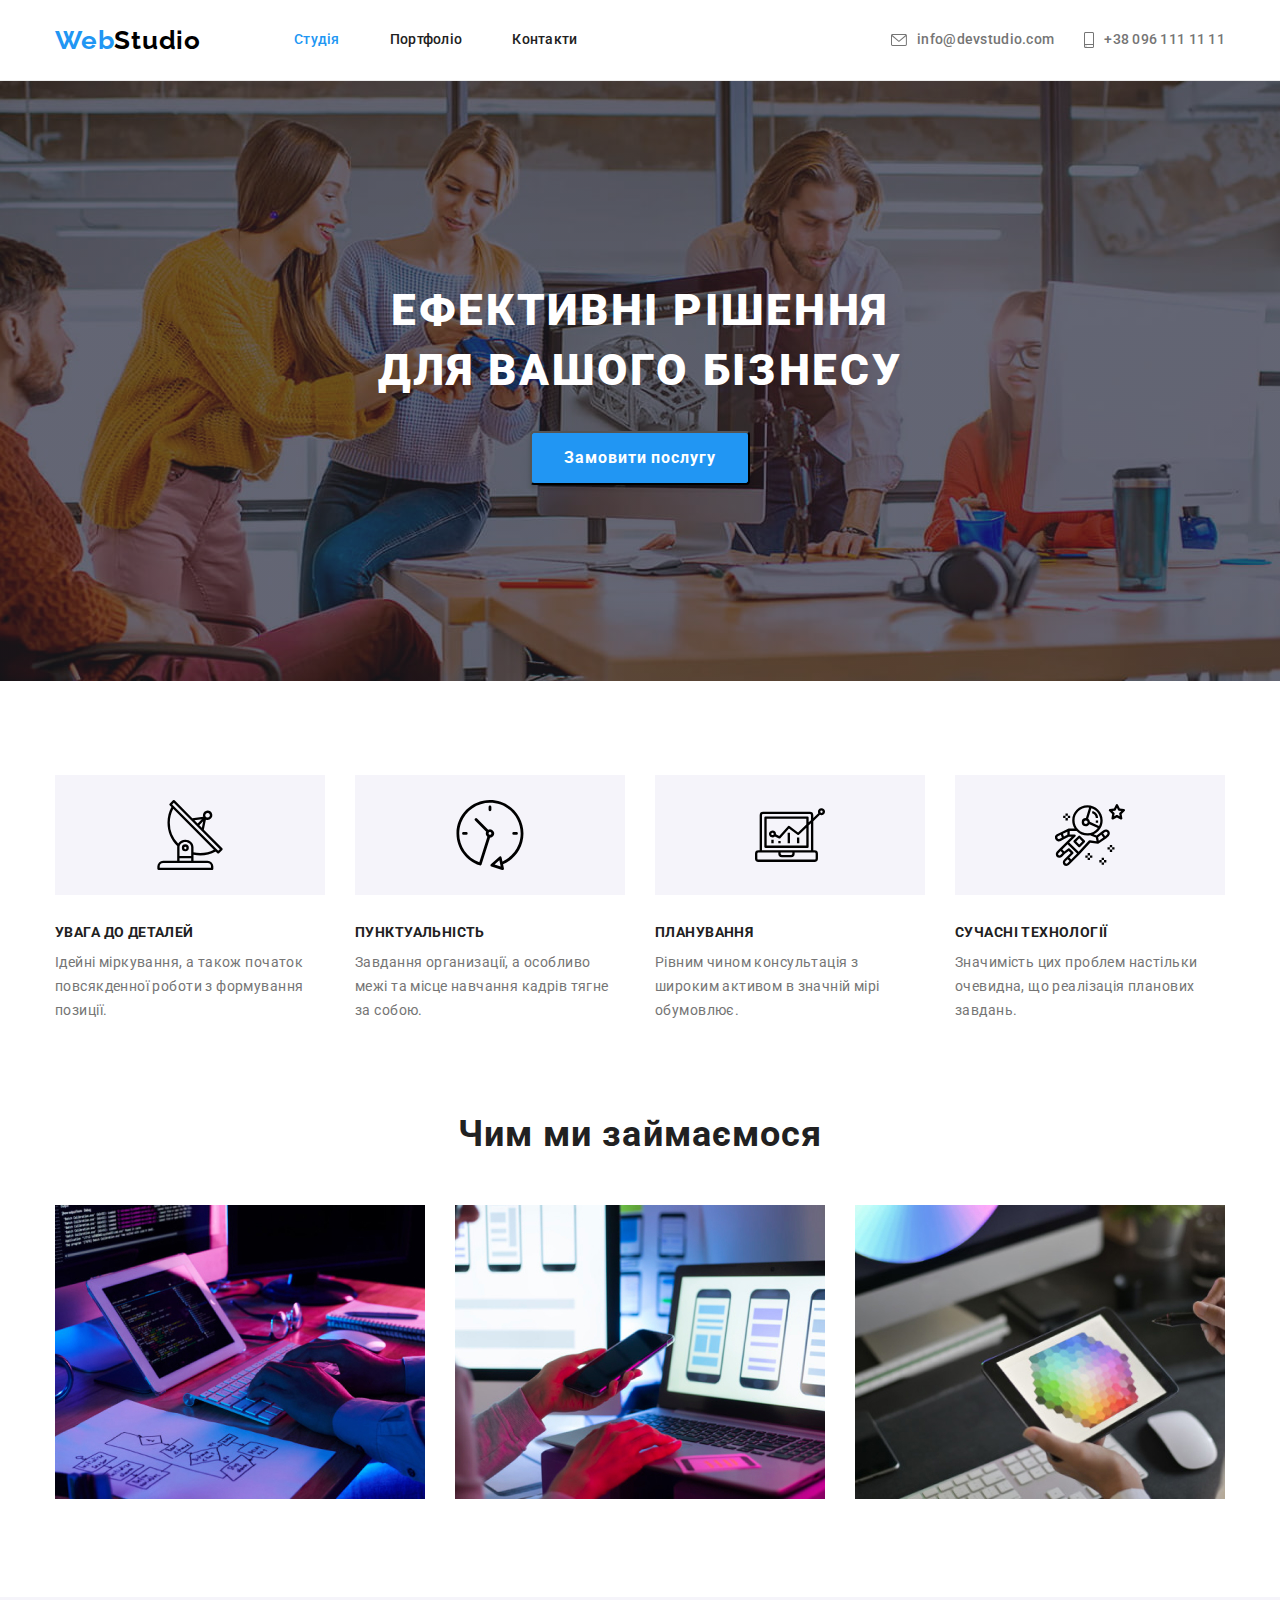
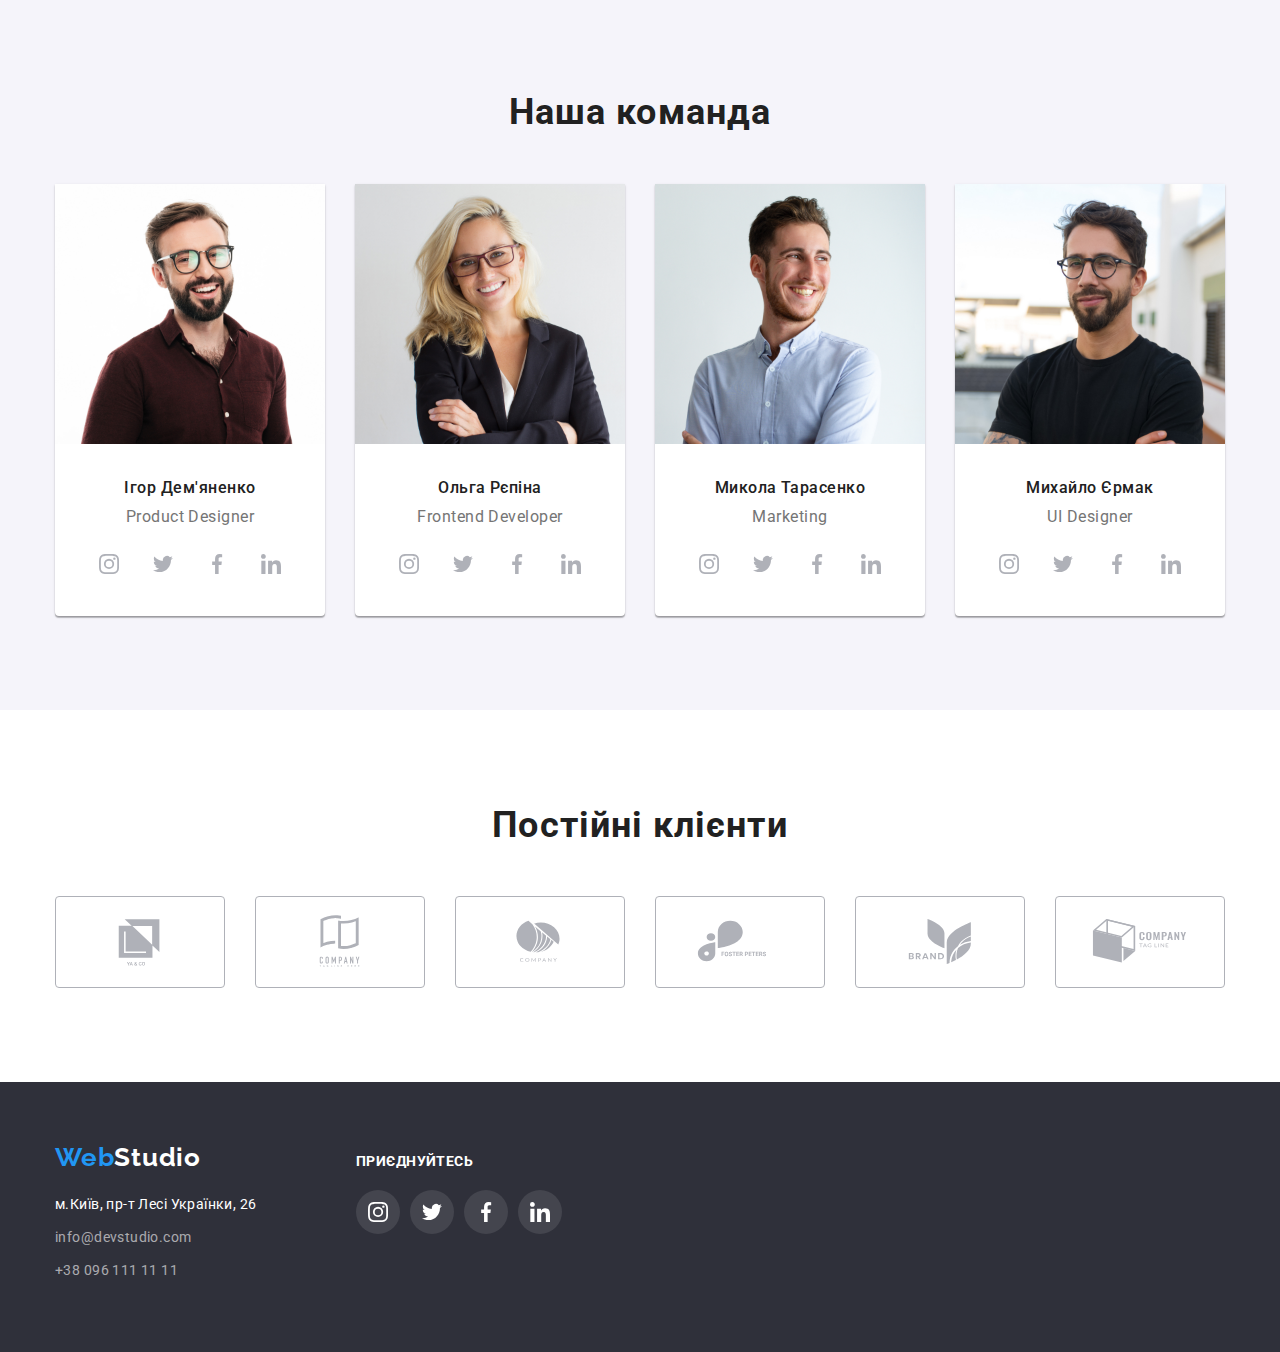
<file: index.html>
<!DOCTYPE html>
<html lang="en">
  <head>
    <meta charset="UTF-8" />
    <meta http-equiv="X-UA-Compatible" content="IE=edge" />
    <meta name="viewport" content="width=device-width, initial-scale=1.0" />
    <title>Студія</title>
    <!-- Шрифти -->
    <link rel="preconnect" href="https://fonts.googleapis.com" />
    <link rel="preconnect" href="https://fonts.gstatic.com" crossorigin />
    <link
      href="https://fonts.googleapis.com/css2?family=Raleway:wght@700&family=Roboto:wght@400;500;700;900&display=swap"
      rel="stylesheet"
    />
    <link
      rel="stylesheet"
      href="https://cdnjs.cloudflare.com/ajax/libs/modern-normalize/1.1.0/modern-normalize.min.css"
    />
    <link rel="stylesheet" href="./css/styles.css" />
  </head>

  <body>
    <!-- HEADER -->

    <header class="page-header">
      <nav class="container main-nav">
        <a href="./index.html" class="link-logo" aria-label="Логотип сайту Web Studio">
          <p class="logo">Web<span class="header-logo">Studio</span></p>
        </a>
        <ul class="site-nav list">
          <li class="item">
            <a href="./index.html" class="link current">Студія</a>
          </li>
          <li class="item">
            <a href="./portfolio.html" class="link">Портфоліо</a>
          </li>
          <li class="item">
            <a href="" class="link">Контакти</a>
          </li>
        </ul>
        <ul class="header-group list">
          <li class="header-item item">
            <a href="mailto:info@devstudio.com" class="contact-link">
              <svg class="icon-header" width="16" height="12">
                <use href="./images/icons.svg#envelope"></use>
              </svg>
              info@devstudio.com</a
            >
          </li>
          <li class="header-item item">
            <a href="tel+380961111111" class="contact-link">
              <svg class="icon-header" width="10" height="16">
                <use href="./images/icons.svg#smartphone"></use>
              </svg>
              +38 096 111 11 11</a
            >
          </li>
        </ul>
      </nav>
    </header>

    <main>
      <!-- HERO -->

      <section class="hero">
        <div class="container main-hero">
          <h1 class="hero-title">Ефективні рішення<br />для вашого бізнесу</h1>
          <!-- <a href="" class="btn">Замовити послугу</a> -->

          <button class="btn" type="button">Замовити послугу</button>
        </div>
      </section>
      <!-- ABOUT -->

      <section class="about">
        <div class="container">
          <h2 class="section-title" hidden>Особливості</h2>
          <ul class="about-list list">
            <li class="item">
              <div class="icon-border">
                <svg class="about-icon" width="70" height="70">
                  <use href="./images/icons.svg#antenna"></use>
                </svg>
              </div>
              <h3 class="about-txt">Увага до деталей</h3>
              <p class="section-txt">
                Ідейні міркування, а також початок повсякденної роботи з формування позиції.
              </p>
            </li>
            <li class="item">
              <div class="icon-border">
                <svg class="about-icon" width="70" height="70">
                  <use href="./images/icons.svg#clock"></use>
                </svg>
              </div>
              <h3 class="about-txt">Пунктуальність</h3>
              <p class="section-txt">
                Завдання организації, а особливо межі та місце навчання кадрів тягне за собою.
              </p>
            </li>
            <li class="item">
              <div class="icon-border">
                <svg class="about-icon" width="70" height="70">
                  <use href="./images/icons.svg#diagram"></use>
                </svg>
              </div>
              <h3 class="about-txt">Планування</h3>
              <p class="section-txt">
                Рівним чином консультація з широким активом в значній мірі обумовлює.
              </p>
            </li>
            <li class="item">
              <div class="icon-border">
                <svg class="about-icon" width="70" height="70">
                  <use href="./images/icons.svg#astronaut"></use>
                </svg>
              </div>
              <h3 class="about-txt">Сучасні технології</h3>
              <p class="section-txt">
                Значимість цих проблем настільки очевидна, що реалізація планових завдань.
              </p>
            </li>
          </ul>
        </div>
      </section>

      <!-- WORK -->

      <section class="work no-padding">
        <div class="container">
          <h2 class="section-title">Чим ми займаємося</h2>
          <ul class="work-list list">
            <li class="item">
              <img
                src="./images/work-box/box-1.jpg"
                alt="написання коду"
                width="370"
                height="294"
              />
            </li>
            <li class="item">
              <img
                src="./images/work-box/box-2.jpg"
                alt="створення макету"
                width="370"
                height="294"
              />
            </li>
            <li class="item">
              <img
                src="./images/work-box/box-3.jpg"
                alt="візуальне оздоблення"
                width="370"
                height="294"
              />
            </li>
          </ul>
        </div>
      </section>

      <!-- TEAM -->

      <section class="section team">
        <div class="container">
          <h2 class="section-title">Наша команда</h2>
          <ul class="card-set list">
            <li class="team-card">
              <img
                class="team-img"
                src="./images/team-img/img-1.jpg"
                alt="фото Ігор Дем'яненко"
                width="270"
                height="260"
              />
              <div class="member-group">
                <h3 class="member-title">Ігор Дем'яненко</h3>
                <p class="member-position">Product Designer</p>
                <ul class="social list">
                  <li class="socials-item">
                    <a
                      class="social-link link"
                      href=""
                      target="_blank"
                      rel="noopener noreferrer"
                      aria-label="іконка Instagram"
                    >
                      <svg class="socials-icon" width="20" height="20">
                        <use href="./images/icons.svg#instagram"></use>
                      </svg>
                    </a>
                  </li>
                  <li class="socials-item">
                    <a
                      class="social-link link"
                      href=""
                      target="_blank"
                      rel="noopener noreferrer"
                      aria-label="іконка Twitter"
                    >
                      <svg class="socials-icon" width="20" height="20">
                        <use href="./images/icons.svg#twitter"></use>
                      </svg>
                    </a>
                  </li>
                  <li class="socials-item">
                    <a
                      class="social-link link"
                      href=""
                      target="_blank"
                      rel="noopener noreferrer"
                      aria-label="іконка Facebook"
                    >
                      <svg class="socials-icon" width="20" height="20">
                        <use href="./images/icons.svg#facebook"></use>
                      </svg>
                    </a>
                  </li>
                  <li class="socials-item">
                    <a
                      class="social-link link"
                      href=""
                      target="_blank"
                      rel="noopener noreferrer"
                      aria-label="іконка Linkedin"
                    >
                      <svg class="socials-icon" width="20" height="20">
                        <use href="./images/icons.svg#linkedin"></use>
                      </svg>
                    </a>
                  </li>
                </ul>
              </div>
            </li>
            <li class="team-card">
              <img
                class="team-img"
                src="./images/team-img/img-2.jpg"
                alt="фото Ольга Рєпіна"
                width="270"
                height="260"
              />
              <div class="member-group">
                <h3 class="member-title">Ольга Рєпіна</h3>
                <p class="member-position">Frontend Developer</p>
                <ul class="social list">
                  <li class="socials-item">
                    <a
                      class="social-link link"
                      href=""
                      target="_blank"
                      rel="noopener noreferrer"
                      aria-label="іконка Instagram"
                    >
                      <svg class="socials-icon" width="20" height="20">
                        <use href="./images/icons.svg#instagram"></use>
                      </svg>
                    </a>
                  </li>
                  <li class="socials-item">
                    <a
                      class="social-link link"
                      href=""
                      target="_blank"
                      rel="noopener noreferrer"
                      aria-label="іконка Twitter"
                    >
                      <svg class="socials-icon" width="20" height="20">
                        <use href="./images/icons.svg#twitter"></use>
                      </svg>
                    </a>
                  </li>
                  <li class="socials-item">
                    <a
                      class="social-link link"
                      href=""
                      target="_blank"
                      rel="noopener noreferrer"
                      aria-label="іконка Facebook"
                    >
                      <svg class="socials-icon" width="20" height="20">
                        <use href="./images/icons.svg#facebook"></use>
                      </svg>
                    </a>
                  </li>
                  <li class="socials-item">
                    <a
                      class="social-link link"
                      href=""
                      target="_blank"
                      rel="noopener noreferrer"
                      aria-label="іконка Linkedin"
                    >
                      <svg class="socials-icon" width="20" height="20">
                        <use href="./images/icons.svg#linkedin"></use>
                      </svg>
                    </a>
                  </li>
                </ul>
              </div>
            </li>
            <li class="team-card">
              <img
                class="team-img"
                src="./images/team-img/img-3.jpg"
                alt="фото Микола Тарасенко"
                width="270"
                height="260"
              />
              <div class="member-group">
                <h3 class="member-title">Микола Тарасенко</h3>
                <p class="member-position">Marketing</p>
                <ul class="social list">
                  <li class="socials-item">
                    <a
                      class="social-link link"
                      href=""
                      target="_blank"
                      rel="noopener noreferrer"
                      aria-label="іконка Instagram"
                    >
                      <svg class="socials-icon" width="20" height="20">
                        <use href="./images/icons.svg#instagram"></use>
                      </svg>
                    </a>
                  </li>
                  <li class="socials-item">
                    <a
                      class="social-link link"
                      href=""
                      target="_blank"
                      rel="noopener noreferrer"
                      aria-label="іконка Twitter"
                    >
                      <svg class="socials-icon" width="20" height="20">
                        <use href="./images/icons.svg#twitter"></use>
                      </svg>
                    </a>
                  </li>
                  <li class="socials-item">
                    <a
                      class="social-link link"
                      href=""
                      target="_blank"
                      rel="noopener noreferrer"
                      aria-label="іконка Facebook"
                    >
                      <svg class="socials-icon" width="20" height="20">
                        <use href="./images/icons.svg#facebook"></use>
                      </svg>
                    </a>
                  </li>
                  <li class="socials-item">
                    <a
                      class="social-link link"
                      href=""
                      target="_blank"
                      rel="noopener noreferrer"
                      aria-label="іконка Linkedin"
                    >
                      <svg class="socials-icon" width="20" height="20">
                        <use href="./images/icons.svg#linkedin"></use>
                      </svg>
                    </a>
                  </li>
                </ul>
              </div>
            </li>
            <li class="team-card">
              <img
                class="team-img"
                src="./images/team-img/img-4.jpg"
                alt="фото Михайло Єрмак"
                width="270"
                height="260"
              />
              <div class="member-group">
                <h3 class="member-title">Михайло Єрмак</h3>
                <p class="member-position">UI Designer</p>
                <ul class="social list">
                  <li class="socials-item">
                    <a
                      class="social-link link"
                      href=""
                      target="_blank"
                      rel="noopener noreferrer"
                      aria-label="іконка Instagram"
                    >
                      <svg class="socials-icon" width="20" height="20">
                        <use href="./images/icons.svg#instagram"></use>
                      </svg>
                    </a>
                  </li>
                  <li class="socials-item">
                    <a
                      class="social-link link"
                      href=""
                      target="_blank"
                      rel="noopener noreferrer"
                      aria-label="іконка Twitter"
                    >
                      <svg class="socials-icon" width="20" height="20">
                        <use href="./images/icons.svg#twitter"></use>
                      </svg>
                    </a>
                  </li>
                  <li class="socials-item">
                    <a
                      class="social-link link"
                      href=""
                      target="_blank"
                      rel="noopener noreferrer"
                      aria-label="іконка Facebook"
                    >
                      <svg class="socials-icon" width="20" height="20">
                        <use href="./images/icons.svg#facebook"></use>
                      </svg>
                    </a>
                  </li>
                  <li class="socials-item">
                    <a
                      class="social-link link"
                      href=""
                      target="_blank"
                      rel="noopener noreferrer"
                      aria-label="іконка Linkedin"
                    >
                      <svg class="socials-icon" width="20" height="20">
                        <use href="./images/icons.svg#linkedin"></use>
                      </svg>
                    </a>
                  </li>
                </ul>
              </div>
            </li>
          </ul>
        </div>
      </section>

      <!-- Секція Клієнти -->

      <section class="section clients">
        <div class="container">
          <h2 class="section-title">Постійні клієнти</h2>
          <ul class="client-list list">
            <li class="client-item">
              <svg class="client-icon" width="106" height="60">
                <use href="./images/icons.svg#logo1"></use>
              </svg>
            </li>
            <li class="client-item">
              <svg class="client-icon" width="106" height="60">
                <use href="./images/icons.svg#logo2"></use>
              </svg>
            </li>
            <li class="client-item">
              <svg class="client-icon" width="106" height="60">
                <use href="./images/icons.svg#logo3"></use>
              </svg>
            </li>
            <li class="client-item">
              <svg class="client-icon" width="106" height="60">
                <use href="./images/icons.svg#logo4"></use>
              </svg>
            </li>
            <li class="client-item">
              <svg class="client-icon" width="106" height="60">
                <use href="./images/icons.svg#logo5"></use>
              </svg>
            </li>
            <li class="client-item">
              <svg class="client-icon" width="106" height="60">
                <use href="./images/icons.svg#logo6"></use>
              </svg>
            </li>
          </ul>
        </div>
      </section>
    </main>

    <!-- FOOTER -->

    <footer class="footer no-padding">
      <div class="container">
        <div class="footer-main">
          <a href="./index.html" class="link-logo" aria-label="Логотип сайта Web Studio">
            <p class="logo">Web<span class="footer-logo">Studio</span></p>
          </a>
          <address class="footer-group">
            <p class="contact">м.Київ, пр-т Лесі Українки, 26</p>
            <ul class="cont-list list">
              <li class="item">
                <a href="mailto:info@devstudio.com" class="contact-link">info@devstudio.com</a>
              </li>
              <li class="item">
                <a href="tel+380961111111" class="contact-link">+38 096 111 11 11</a>
              </li>
            </ul>
          </address>
        </div>
        <div class="join-group">
          <h3 class="join-title">Приєднуйтесь</h3>
          <ul class="social list">
            <li class="socials-item">
              <a
                class="social-link link footer-link"
                href=""
                target="_blank"
                rel="noopener noreferrer"
                aria-label="іконка Instagram"
              >
                <svg class="socials-icon" width="20" height="20">
                  <use href="./images/icons.svg#instagram"></use>
                </svg>
              </a>
            </li>
            <li class="socials-item">
              <a
                class="social-link link footer-link"
                href=""
                target="_blank"
                rel="noopener noreferrer"
                aria-label="іконка Twitter"
              >
                <svg class="socials-icon" width="20" height="20">
                  <use href="./images/icons.svg#twitter"></use>
                </svg>
              </a>
            </li>
            <li class="socials-item">
              <a
                class="social-link link footer-link"
                href=""
                target="_blank"
                rel="noopener noreferrer"
                aria-label="іконка Facebook"
              >
                <svg class="socials-icon" width="20" height="20">
                  <use href="./images/icons.svg#facebook"></use>
                </svg>
              </a>
            </li>
            <li class="socials-item">
              <a
                class="social-link link footer-link"
                href=""
                target="_blank"
                rel="noopener noreferrer"
                aria-label="іконка Linkedin"
              >
                <svg class="socials-icon" width="20" height="20">
                  <use href="./images/icons.svg#linkedin"></use>
                </svg>
              </a>
            </li>
          </ul>
        </div>
      </div>
    </footer>
  </body>
</html>
</file>
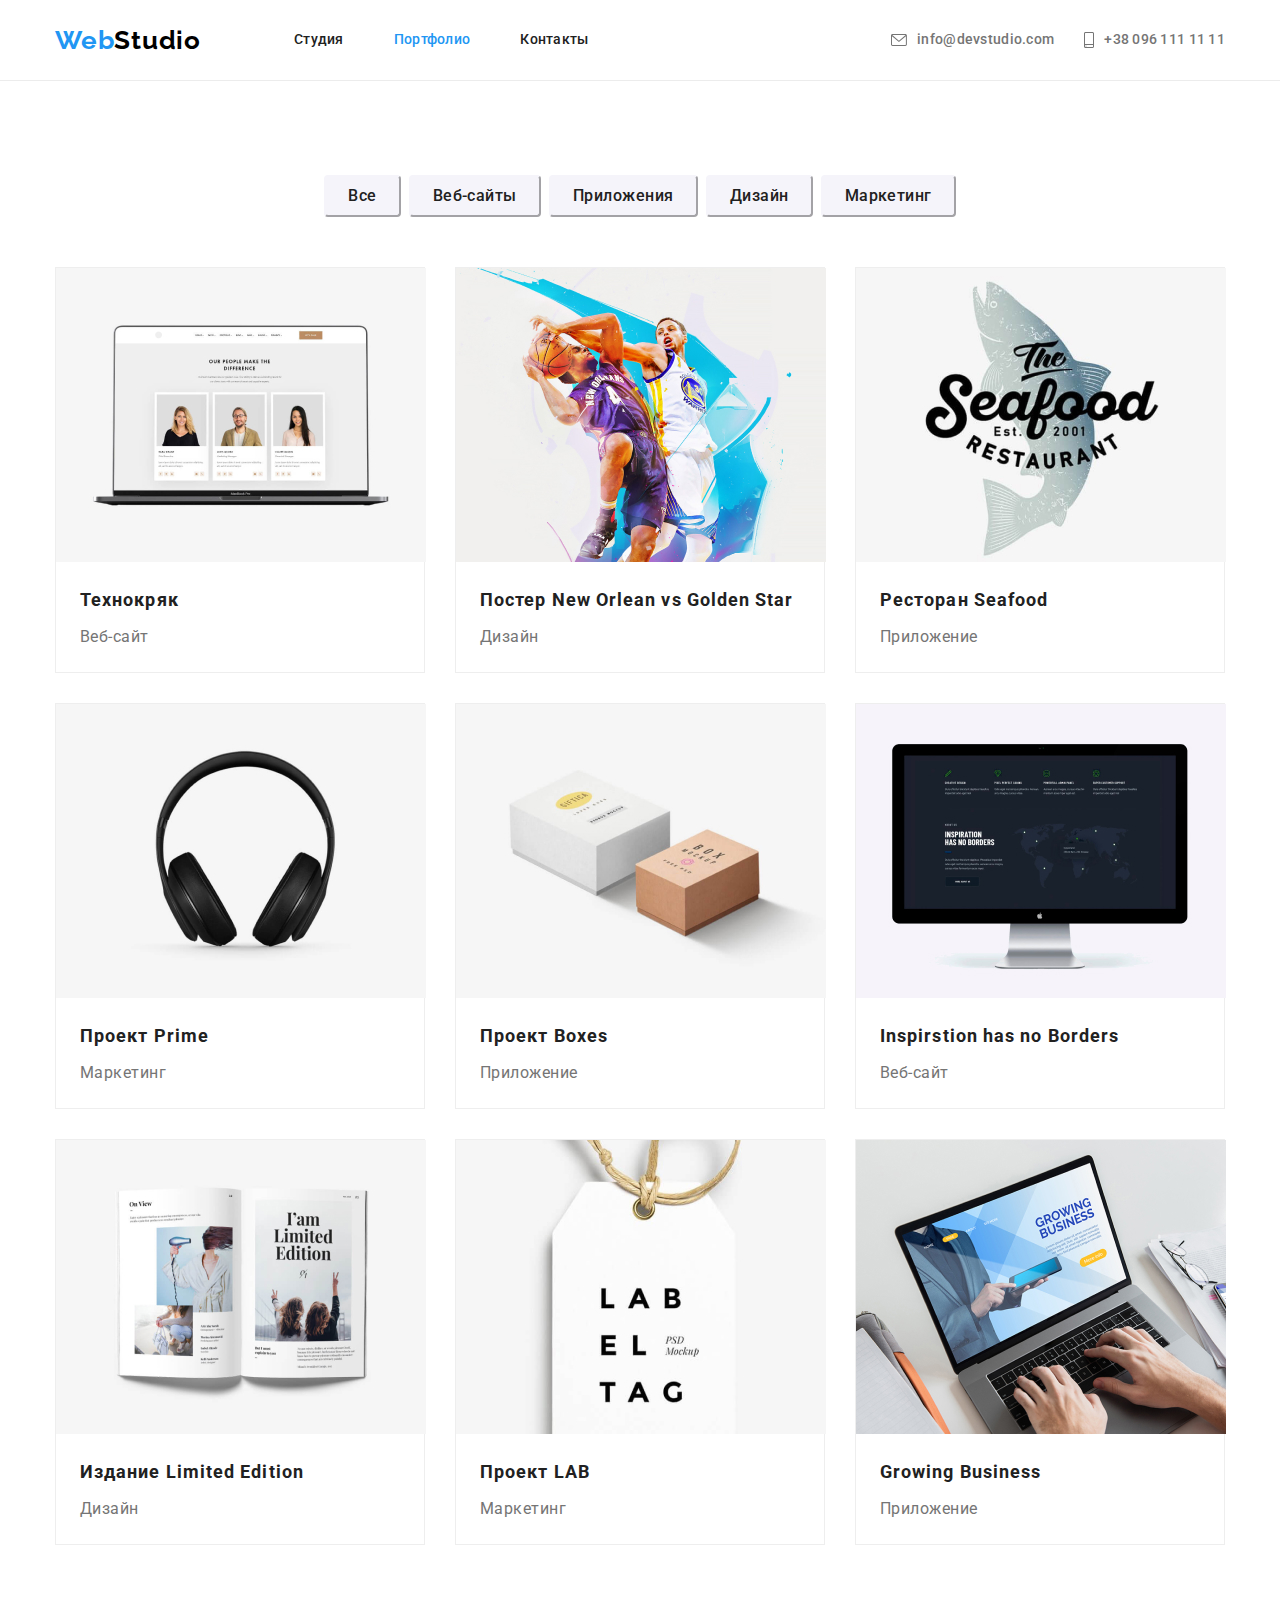
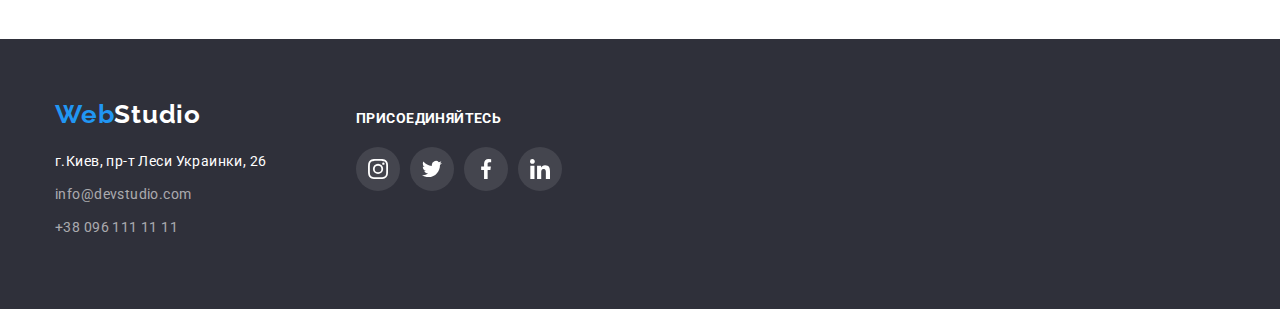
<file: portfolio.html>
<!DOCTYPE html>
<html lang="en">
  <head>
    <meta charset="UTF-8" />
    <meta http-equiv="X-UA-Compatible" content="IE=edge" />
    <meta name="viewport" content="width=device-width, initial-scale=1.0" />
    <title>Портфоліо</title>
    <!-- Шрифти -->
    <link rel="preconnect" href="https://fonts.googleapis.com" />
    <link rel="preconnect" href="https://fonts.gstatic.com" crossorigin />
    <link
      href="https://fonts.googleapis.com/css2?family=Raleway:wght@700&family=Roboto:wght@400;500;700;900&display=swap"
      rel="stylesheet"
    />
    <link
      rel="stylesheet"
      href="https://cdnjs.cloudflare.com/ajax/libs/modern-normalize/1.1.0/modern-normalize.min.css"
    />
    <link rel="stylesheet" href="./css/styles.css" />
  </head>

  <body>
    <!-- HEADER -->

    <header class="page-header">
      <nav class="container main-nav">
        <a href="./index.html" class="link-logo" aria-label="Логотип сайта Web Studio">
          <p class="logo">Web<span class="header-logo">Studio</span></p>
        </a>
        <ul class="site-nav list">
          <li class="item">
            <a href="./index.html" class="link">Студия</a>
          </li>
          <li class="item">
            <a href="./portfolio.html" class="link current">Портфолио</a>
          </li>
          <li class="item">
            <a href="" class="link">Контакты</a>
          </li>
        </ul>
        <ul class="header-group list">
          <li class="header-item item">
            <a href="mailto:info@devstudio.com" class="contact-link">
              <svg class="icon-header" width="16" height="12">
                <use href="./images/icons.svg#envelope"></use>
              </svg>
              info@devstudio.com</a
            >
          </li>
          <li class="header-item item">
            <a href="tel+380961111111" class="contact-link">
              <svg class="icon-header" width="10" height="16">
                <use href="./images/icons.svg#smartphone"></use>
              </svg>
              +38 096 111 11 11</a
            >
          </li>
        </ul>
      </nav>
    </header>

    <!-- PROJECTS -->

    <main>
      <section class="filter">
        <div class="container filter-list">
          <h1 class="section-title" hidden>Портфолио</h1>
          <ul class="list-btn">
            <li class="item">
              <button type="button">Все</button>
            </li>
            <li class="item">
              <button type="button">Веб-сайты</button>
            </li>
            <li class="item">
              <button type="button">Приложения</button>
            </li>
            <li class="item">
              <button type="button">Дизайн</button>
            </li>
            <li class="item">
              <button type="button">Маркетинг</button>
            </li>
          </ul>
          <ul class="proj-list">
            <li class="item card">
              <a href="proj-link">
                <img
                  class="card-image"
                  src="./images/all/web-site/techno.jpg"
                  alt="Технокряк"
                  width="370"
                  height="294"
                />
                <div class="border-card">
                  <h2 class="proj-name">Технокряк</h2>
                  <p class="proj-type">Веб-сайт</p>
                </div>
              </a>
            </li>
            <li class="item card">
              <a href="proj-link">
                <img
                  class="card-image"
                  src="./images/all/design/poster.jpg"
                  alt="Постер New Orlean vs Golden Star"
                  width="370"
                  height="294"
                />
                <div class="border-card">
                  <h2 class="proj-name">Постер New Orlean vs Golden Star</h2>
                  <p class="proj-type">Дизайн</p>
                </div>
              </a>
            </li>
            <li class="item card">
              <a href="proj-link">
                <img
                  class="card-image"
                  src="./images/all/apps/restor.jpg"
                  alt="Ресторан Seafood"
                  width="370"
                  height="294"
                />
                <div class="border-card">
                  <h2 class="proj-name">Ресторан Seafood</h2>
                  <p class="proj-type">Приложение</p>
                </div>
              </a>
            </li>
            <li class="item card">
              <a href="proj-link">
                <img
                  class="card-image"
                  src="./images/all/marketing/prime.jpg"
                  alt="Проект Prime"
                  width="370"
                  height="294"
                />
                <div class="border-card">
                  <h2 class="proj-name">Проект Prime</h2>
                  <p class="proj-type">Маркетинг</p>
                </div>
              </a>
            </li>
            <li class="item card">
              <a href="proj-link">
                <img
                  class="card-image"
                  src="./images/all/apps/boxes.jpg"
                  alt="Проект Boxes"
                  width="370"
                  height="294"
                />
                <div class="border-card">
                  <h2 class="proj-name">Проект Boxes</h2>
                  <p class="proj-type">Приложение</p>
                </div>
              </a>
            </li>
            <li class="item card">
              <a href="proj-link">
                <img
                  class="card-image"
                  src="./images/all/web-site/inspir.jpg"
                  alt="Inspirstion has no Borders"
                  width="370"
                  height="294"
                />
                <div class="border-card">
                  <h2 class="proj-name">Inspirstion has no Borders</h2>
                  <p class="proj-type">Веб-сайт</p>
                </div>
              </a>
            </li>
            <li class="item card">
              <a href="proj-link">
                <img
                  class="card-image"
                  src="./images/all/design/ltd.jpg"
                  alt="Издание Limited Edition"
                  width="370"
                  height="294"
                />
                <div class="border-card">
                  <h2 class="proj-name">Издание Limited Edition</h2>
                  <p class="proj-type">Дизайн</p>
                </div>
              </a>
            </li>
            <li class="item card">
              <a href="proj-link">
                <img
                  class="card-image"
                  src="./images/all/marketing/lab.jpg"
                  alt="Проект LAB"
                  width="370"
                  height="294"
                />
                <div class="border-card">
                  <h2 class="proj-name">Проект LAB</h2>
                  <p class="proj-type">Маркетинг</p>
                </div>
              </a>
            </li>
            <li class="item card">
              <a href="proj-link">
                <img
                  class="card-image"
                  src="./images/all/apps/growing.jpg"
                  alt="Growing Business"
                  width="370"
                  height="294"
                />
                <div class="border-card">
                  <h2 class="proj-name">Growing Business</h2>
                  <p class="proj-type">Приложение</p>
                </div>
              </a>
            </li>
          </ul>
        </div>
      </section>
    </main>

    <!-- FOOTER -->

    <footer class="footer no-padding">
      <div class="container">
        <div class="footer-main">
          <a href="./index.html" class="link-logo" aria-label="Логотип сайта Web Studio">
            <p class="logo">Web<span class="footer-logo">Studio</span></p>
          </a>
          <address class="footer-group">
            <p class="contact">г.Киев, пр-т Леси Украинки, 26</p>
            <ul class="cont-list list">
              <li class="item">
                <a href="mailto:info@devstudio.com" class="contact-link">info@devstudio.com</a>
              </li>
              <li class="item">
                <a href="tel+380961111111" class="contact-link">+38 096 111 11 11</a>
              </li>
            </ul>
          </address>
        </div>
        <div class="join-group">
          <h3 class="join-title">Присоединяйтесь</h3>
          <ul class="social list">
            <li class="socials-item">
              <a
                class="social-link link footer-link"
                href=""
                target="_blank"
                rel="noopener noreferrer"
                aria-label="иконка Instagram"
              >
                <svg class="socials-icon" width="20" height="20">
                  <use href="./images/icons.svg#instagram"></use>
                </svg>
              </a>
            </li>
            <li class="socials-item">
              <a
                class="social-link link footer-link"
                href=""
                target="_blank"
                rel="noopener noreferrer"
                aria-label="иконка Twitter"
              >
                <svg class="socials-icon" width="20" height="20">
                  <use href="./images/icons.svg#twitter"></use>
                </svg>
              </a>
            </li>
            <li class="socials-item">
              <a
                class="social-link link footer-link"
                href=""
                target="_blank"
                rel="noopener noreferrer"
                aria-label="иконка Facebook"
              >
                <svg class="socials-icon" width="20" height="20">
                  <use href="./images/icons.svg#facebook"></use>
                </svg>
              </a>
            </li>
            <li class="socials-item">
              <a
                class="social-link link footer-link"
                href=""
                target="_blank"
                rel="noopener noreferrer"
                aria-label="иконка Linkedin"
              >
                <svg class="socials-icon" width="20" height="20">
                  <use href="./images/icons.svg#linkedin"></use>
                </svg>
              </a>
            </li>
          </ul>
        </div>
      </div>
    </footer>
  </body>
</html>
</file>
<file: css/styles.css>
:root {
    --maim-font: 'Roboto', sans-serif;
    --secondary-font: 'Raleway', sans-serif;

    /*text color*/
    --main-txt-cl: #000000;
    --secondary-txt-cl: #757575;
    --accent-cl: #2196F3;
    --accent-btn-cl: #188CE8;
    --nav-cl: #212121;
    --hero-txt-cl: #ffffff;

    /* letter spacing */
    --ls-primary: 0.03em;
    --ls-second: 0.02em;
    --ls-thirt: 0.06em;

    /* background color */
    --main-bg-cl: #E5E5E5;
    --secondary-bg-cl: #F5F4FA;
    --dark-bg-cl: #2F303A;

}

/* Body */

html {
    box-sizing: border-box;
}

*,
*::before,
*::after {
    box-sizing: inherit;
}

body {
    margin: 0;
    font-family: var(--maim-font);
    background-color: var(--hero-txt-cl);
    color: var(--main-txt-cl);    
}

h1,
h2,
h3,
p {
    margin-top: 0;
    margin-bottom: 0;
}

.container {
    
    width: 1200px;
    padding: 0 15px;
    margin: 0 auto;
    /* outline: 2px solid turquoise; */
}

.list, .proj-list {
    padding: 0;
    margin: 0;
    list-style: none;
}

/* Header */

.page-header {
    border-bottom: 1px solid #ECECEC
}

.header-group,
.site-nav {
    display: flex;
}

.header-group {
    padding: 0;
    margin-left: auto;
    align-items: center;
}

.icon-header {
    fill: currentColor;
    margin-right: 10px;
}

.main-nav {
    display: flex;
    align-items: center; 
}

.site-nav {
    margin-left: 93px;
}


.site-nav .item + .item {
    margin-left: 50px;
}

.logo {
    margin: 0;
    padding: 0;
    /* outline: 2px solid tomato; */
}

.link-logo {
    text-decoration: none;
    font-family: var(--secondary-font);
    font-weight: 700;
    font-size: 26px;
    line-height: 1.19;
    letter-spacing: var(--ls-primary);
    color: var(--accent-cl);
}

.header-logo {
    color: var(--main-txt-cl); 
}

.site-nav .link {
    display: block;
    padding-top: 32px;
    padding-bottom: 32px;

    font-weight: 500;
    font-size: 14px;
    line-height: 1.14;
    letter-spacing: var(--ls-second);
    text-decoration: none;
    
    color: var(--nav-cl);
}

.site-nav .link:hover,
.site-nav .link:focus {
    color: var(--accent-cl);
}

.site-nav .link:active {
    color: var(--accent-cl);
    filter: drop-shadow(0px 4px 4px rgba(0, 0, 0, 0.25));
}

.link.current {
    font-weight: 500;
    font-size: 14px;
    line-height: 1.14;
    letter-spacing: var(--ls-second);

    color: var(--accent-cl);
}

/* Header Group */
.header-group .item + .item {
    margin-left: 30px;
}

.header-group {
    display: flex;
    align-items: center;
}

/* .header-item {
    align-items: center;
} */

.header-group .contact-link {
    font-weight: 500;
    font-size: 14px;
    line-height: 1.14;
    letter-spacing: var(--ls-second);
    

    color: var(--secondary-txt-cl);
    text-decoration: none;
}



.header-group .contact-link:hover,
.header-group .contact-link:focus {
    color: var(--accent-cl);
}

.contact-link {
    display: flex;
    align-items: center;
}

/* .header-group .contact-link::before {
    content: "";
    width: 20px;
    height: 20px;
    margin-right: 10px; */
    /* background-color: red; */
    /* background-image: url(../images/Logo/WebStudio.png);
    background-size: contain; */
    /* outline: 1px solid plum;
}

.header-group .contact-link::before:hover,
.header-group .contact-link::before:focus {
    color: var(--accent-cl);
} */



/* Hero */

.hero {
    padding-top: 200px;
    padding-bottom: 200px;
    
         
    text-align: center;
    background-color: var(--dark-bg-cl);
    background-image: linear-gradient(
        to right, rgba(47, 48, 58, 0.4), rgba(47, 48, 58, 0.4)),
        url(../images/background/Img-rep.jpg);
    background-repeat: no-repeat;
    background-position: center;
    background-size: cover;
    margin-left: auto;
    margin-right: auto;
    height: 600px;
    max-width: 1600px;
    
}

/* .container.main-hero {
    padding-top: 200px;
} */

.hero-title {
    margin-top: 0px;
    margin-bottom: 30px;

    font-weight: 900;
    font-size: 44px;
    line-height: 1.36;
    letter-spacing: var(--ls-thirt);
    text-transform: uppercase;
    
    color: var(--hero-txt-cl);
    /* background-color: var(--dark-bg-cl); */
}

.btn {
    padding: 10px 32px;
    /* margin-bottom: 200px; */

    display: inline-block;
    font-family: inherit;
    font-weight: 700;
    font-size: 16px;
    line-height: 1.88;
    text-align: center;
    text-decoration: none;
    letter-spacing: var(--ls-thirt);

    background-color: var(--accent-cl);
    color: var(--hero-txt-cl);
    box-shadow: 0px 4px 4px rgba(0, 0, 0, 0.15);
    border-radius: 4px;
    cursor: pointer;
}

.btn:hover,
.btn:focus {
    background: var(--accent-btn-cl);
}

/* Особливості About */

.section.no-padding {
    padding-top: 0;
    padding-bottom: 0;
}

.about .list {
    display: flex;
}

.about {
    display: flex;
    padding-top: 94px;
    padding-bottom: 94px;
}

.section-title {
    margin-top: 0;

    font-weight: 700;
    font-size: 36px;
    line-height: 1.17;
    text-align: center;
    letter-spacing: var(--ls-primary);

    color: var(--nav-cl);
}



/* .about-list {
    padding-top: 94px;
    padding-bottom: 94px;
} */

.about-list .item {
    width: 270px;
}

.about-list .item + .item {
    margin-left: 30px;
}

.about-list .item {
    display: block;
    content: "";
    
    height: 120px;
        
    background-size: contain;
    background-repeat: no-repeat;
    background-position: center;
    background-color: #F5F4FA;
    margin-bottom: 30px;
}

.icon-border {
    display: flex;
    align-items: center;
    justify-content: center;
    margin-bottom: 30px;
    /* background-color: #ffffff; */
    /* color: #afb1b8; */
    width: 270px;
    height: 120px;
    background: #F5F4FA;
    border-radius: 4px;
    /* border-radius: 4px;
    border: 1px solid rgba(175, 177, 184, 1) */


}

/* .icon-border:hover,
.icon-border:focus {
    border-color: var(--accent-cl);
    
} */

.about-icon {
    display: flex;
    align-items: center;
    color: #188CE8;

}

/* .icon-antenna::before {
    background-image: url(../images/icons/antenna\ 1.svg);
}

.icon-clock::before {
    background-image: url(../images/icons/clock\ 1.svg);
}

.icon-diagramma::before {
    background-image: url(../images/icons/diagram\ 1.svg);
}

.icon-astronaut::before {
    background-image: url(../images/icons/astronaut\ 1.svg);
} */

.about-txt {
    margin-top: 0;
    margin-bottom: 10px;
}


.list .about-txt {
    font-weight: 700;
    font-size: 14px;
    line-height: 1.14;
    letter-spacing: var(--ls-primary);
    text-transform: uppercase;
    
    color: var(--nav-cl);
}

.list .section-txt {
    margin-top: 0;
    margin-bottom: 0;

    font-size: 14px;
    line-height: 1.71;
    letter-spacing: var(--ls-primary);

    color: var(--secondary-txt-cl);
}

/* Work */

.work {
    padding-top: 94px;
    padding-bottom: 94px;
}

.work .list {
    display: flex;
}

/* .work-list .item {
    padding-bottom: 94px;
} */

.work-list .item + .item {
    margin-left: 30px;
}

.work .section-title {
    padding-top: 0;
    padding-bottom: 0;
    margin-top: 0;
    margin-bottom: 50px;
}

/* TEAM */

.team {
    padding-top: 94px;
    padding-bottom: 94px;

}

.card-set {
    display: flex;
    margin-left: 0px;
    margin-top: 0;
    margin-bottom: 0;
    padding: 0;
}

.member-group {
    padding-top: 30px;
    padding-bottom: 30px;
    /* box-shadow: 0px 1px 3px rgba(0, 0, 0, 0.12), 0px 1px 1px rgba(0, 0, 0, 0.14), 0px 2px 1px rgba(0, 0, 0, 0.2);
    border-radius: 0px 0px 4px 4px; */
}

.team-card {
    margin-right: 30px;
}

.team-card:last-child {
    margin-right: 0;
}

.team .section-title {
    padding-bottom: 0;
    margin-top: 0;
    margin-bottom: 50px;
}

.team {
    justify-content: center;

    background-color: var(--secondary-bg-cl);
}

.team-card {
    width: 270px;
    /* height: 368px; */

    background-color: var(--hero-txt-cl);

    box-shadow: 0px 1px 3px rgba(0, 0, 0, 0.12),
                0px 1px 1px rgba(0, 0, 0, 0.14),
                0px 2px 1px rgba(0, 0, 0, 0.2);
    border-radius: 0px 0px 4px 4px;
}

.member-title {
    margin-bottom: 10px;

    font-weight: 500;
    font-size: 16px;
    line-height: 1.19;
    text-align: center;
    letter-spacing: var(--ls-primary);
    
    color: var(--nav-cl);
}

.member-position {
    margin-bottom: 16px;
    
    font-size: 16px;
    line-height: 1.19;
    text-align: center;
    letter-spacing: var(--ls-primary);
    
    color: var(--secondary-txt-cl);
}

.social {
    display: flex;
    justify-content: center;
    align-items: center;
}

.social-link {
    display: flex;
    align-items: center;
    justify-content: center;
    width: 44px;
    height: 44px;
    background-color: #ffffff;
    color: #afb1b8;

    border-radius: 50%;
}

.social-link:hover,
.social-link:focus {
    background-color: var(--accent-cl);
    color: var(--hero-txt-cl);
}

.socials-item:not(:last-child) {
    margin-right: 10px;
}

.socials-icon {
    fill: currentColor;
}

/* .socials-icon {
    fill: #afb1b8;
}

.social-link:hover .socials-icon,
.social-link:focus .socials-icon {
    fill: #ffffff;
} */

/* Clients */

.clients {
    padding-top: 94px;
    padding-bottom: 94px;

}

.clients .section-title {
    margin-bottom: 50px;
}

.client-list {
    display: flex;
    align-items: center;
    justify-content: center;
}

.client-item {
    display: flex;
    align-items: center;
    justify-content: center;
    width: 170px;
    height: 92px;
    color: #AFB1B8;
    border: 1px solid #AFB1B8;
    border-radius: 4px;
}

.client-item:hover,
.client-item:focus {
    /* background-color: var(--accent-cl); */
    color: var(--accent-cl);
    border-color: var(--accent-cl);
}

.client-item:not(:last-child) {
    margin-right: 30px;
}

.client-icon {
    fill: currentColor;
}

/* ПОРТФОЛІО */

.filter {
    padding-top: 94px;
    padding-bottom: 94px;
}

.list-btn {
    display: flex;
    justify-content: center;
    margin-top: 0;
    margin-bottom: 50px;
    padding-left: 0;
}

.list-btn .item + .item {
    margin-left: 8px;
}

.list-btn, .proj-list a {
    list-style: none;
    text-decoration: none;
}

.list-btn button {
    padding: 6px 22px;
    

    font-family: inherit;
    font-weight: 500;
    font-size: 16px;
    line-height: 1.62;
    text-align: center;
    letter-spacing: var(--ls-primary);

    color: var(--nav-cl);
    background-color: var(--secondary-bg-cl);
    border-radius: 4px;
    border-color: var(--secondary-bg-cl);
    cursor: pointer;
}

.list-btn button:hover,
.list-btn button:focus {
    color: var(--hero-txt-cl);
    background-color: var(--accent-cl);

    box-shadow: 0px 3px 1px rgba(0, 0, 0, 0.1),
                0px 1px 2px rgba(0, 0, 0, 0.08),
                0px 2px 2px rgba(0, 0, 0, 0.12);
}

.proj-list {
    display: flex;
    flex-wrap: wrap;
}

.proj-list .item {
    width: 370px;
    margin-right: 30px;
    margin-bottom: 30px;
    
}

.card {
    border: 1px solid #EEEEEE;
}

.card:hover,
.card:focus {
    box-shadow: 0px 1px 1px rgba(0, 0, 0, 0.12),
                0px 4px 4px rgba(0, 0, 0, 0.06),
                1px 4px 6px rgba(0, 0, 0, 0.16);
}

.proj-list .item:nth-child(3n) {
    margin-right: 0;
}

.proj-list .item:nth-last-child(-n+3) {
    margin-bottom: 0px;
}

.proj-name {
    font-weight: 700;
    font-size: 18px;
    line-height: 2;
    letter-spacing: var(--ls-thirt);
    margin-bottom: 4px;

    color: var(--nav-cl);
}

.proj-type {
    font-weight: 400;
    font-size: 16px;
    line-height: 1.88;
    letter-spacing: var(--ls-primary);

    color: var(--secondary-txt-cl);
}

.card-image {
    display: block;
}

.border-card {
    
    padding: 20px 24px;
}

/* Footer */

.footer {
    display: flex;
    padding-top: 60px;
    padding-bottom: 60px;
    background-color: var(--dark-bg-cl);
}

.footer .container {
    display: flex;
    align-items: baseline;
}

.cont-list .item {
    padding-top: 0;
    padding-bottom: 0;
}

.contact {
    margin-bottom: 9px;
}

.footer-main {
    display: block;
    margin-right: 70px;
}

.footer-main .logo {
    margin-bottom: 20px;
}
.footer-logo {
    color: var(--hero-txt-cl);
}

.footer-group {
    display: block;
    /* padding-bottom: 60px; */
    width: 231px;
}

.cont-list {
    display: block;
}

.footer-group .contact-link {
    margin-bottom: 9px;
    margin-right: 70px;
    font-style: normal;
    font-size: 14px;
    line-height: 1.71;
    letter-spacing: var(--ls-primary);

    color: rgba(255, 255, 255, 0.6);
    text-decoration: none;
}

.footer-group .contact-link:hover,
.footer-group .contact-link:focus {
    color: var(--accent-cl);
}

.contact {
    font-family: inherit;
    font-style: normal;
    font-size: 14px;
    line-height: 1.71;
    letter-spacing: var(--ls-primary);
    color: var(--hero-txt-cl);
}

.join-group {  
    width: 206px;
    height: 80px;
    /* outline: 2px solid plum; */
}

.join-title {
    margin-bottom: 20px;
    font-family: 'Roboto';
    font-style: normal;
    font-weight: 700;
    font-size: 14px;
    line-height: 1.14;
    letter-spacing: 0.03em;
    text-transform: uppercase;
    
    color: #FFFFFF;
}

.footer-link {
    background-color: rgba(255, 255, 255, 0.1);;
    color: #ffffff;
}

.social-link:hover,
.footer-link:focus {
    background-color: var(--accent-cl);
    color: var(--hero-txt-cl);
}
</file>
